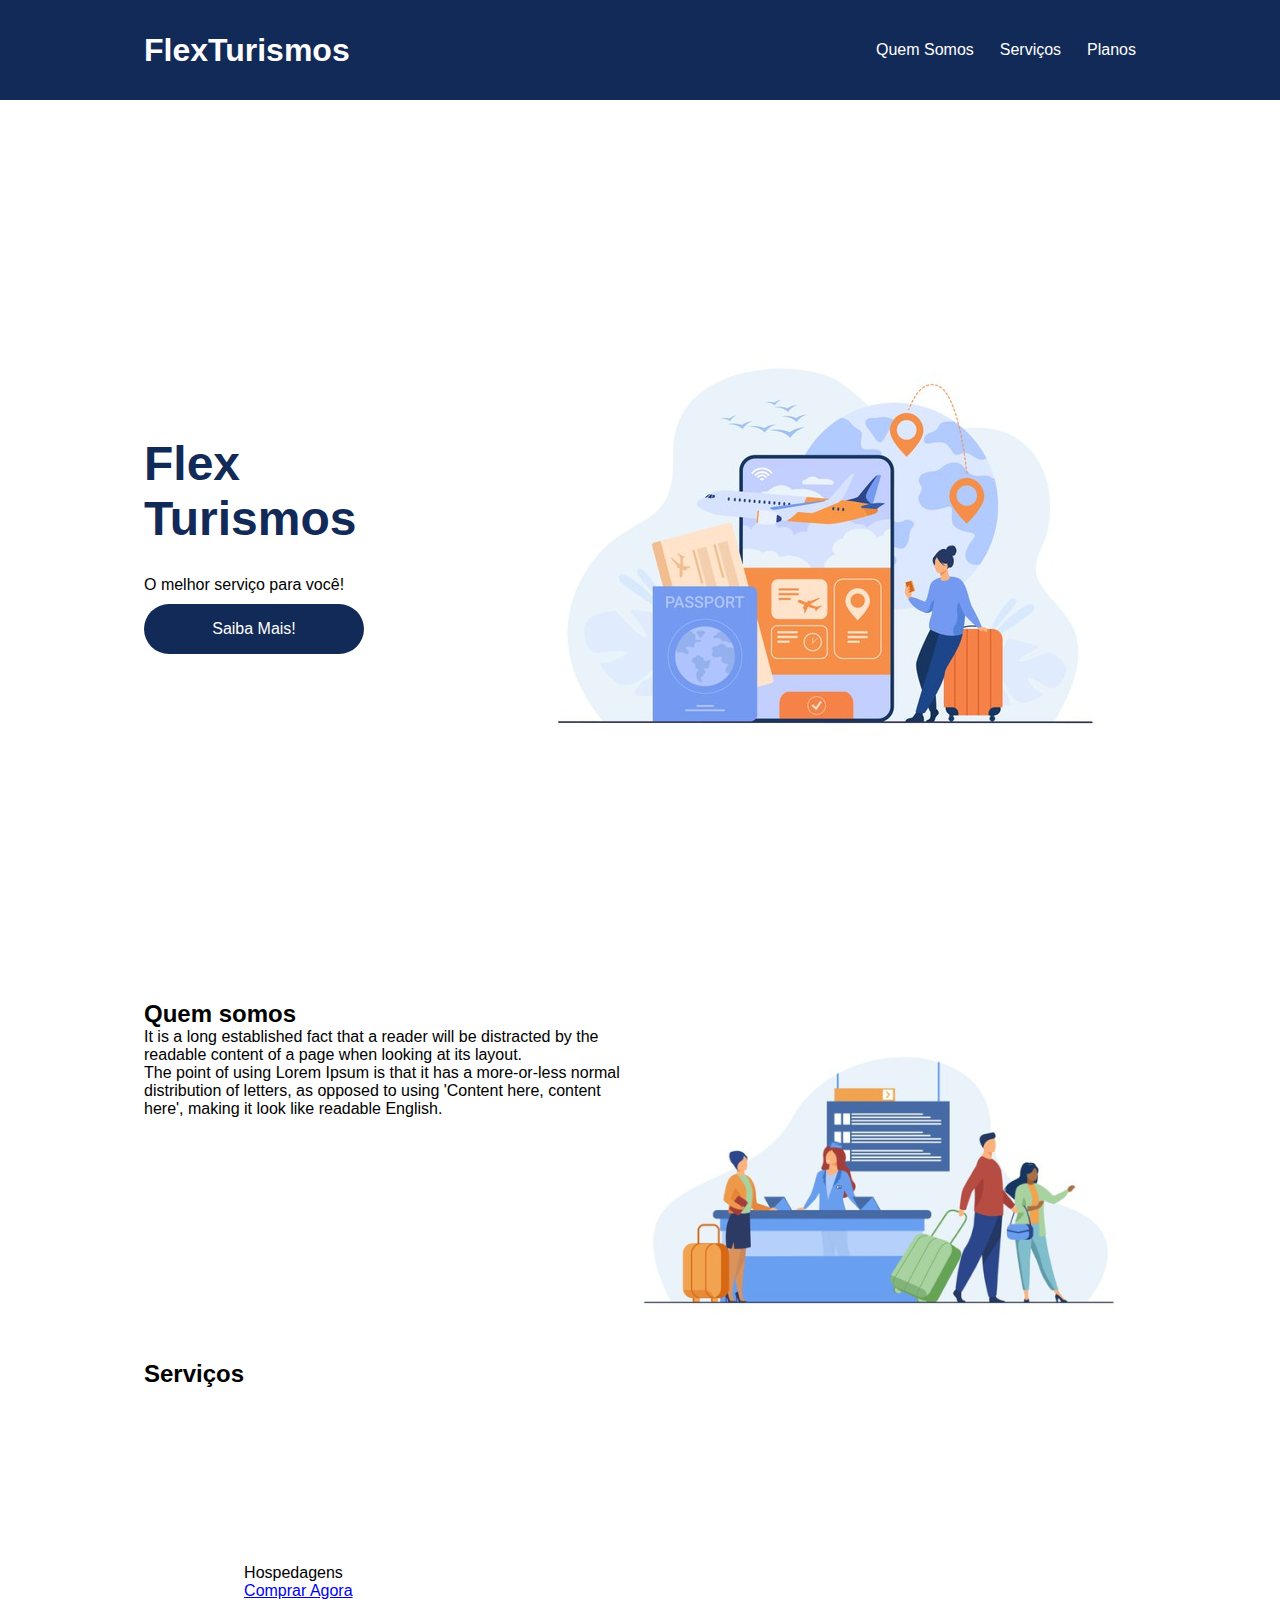
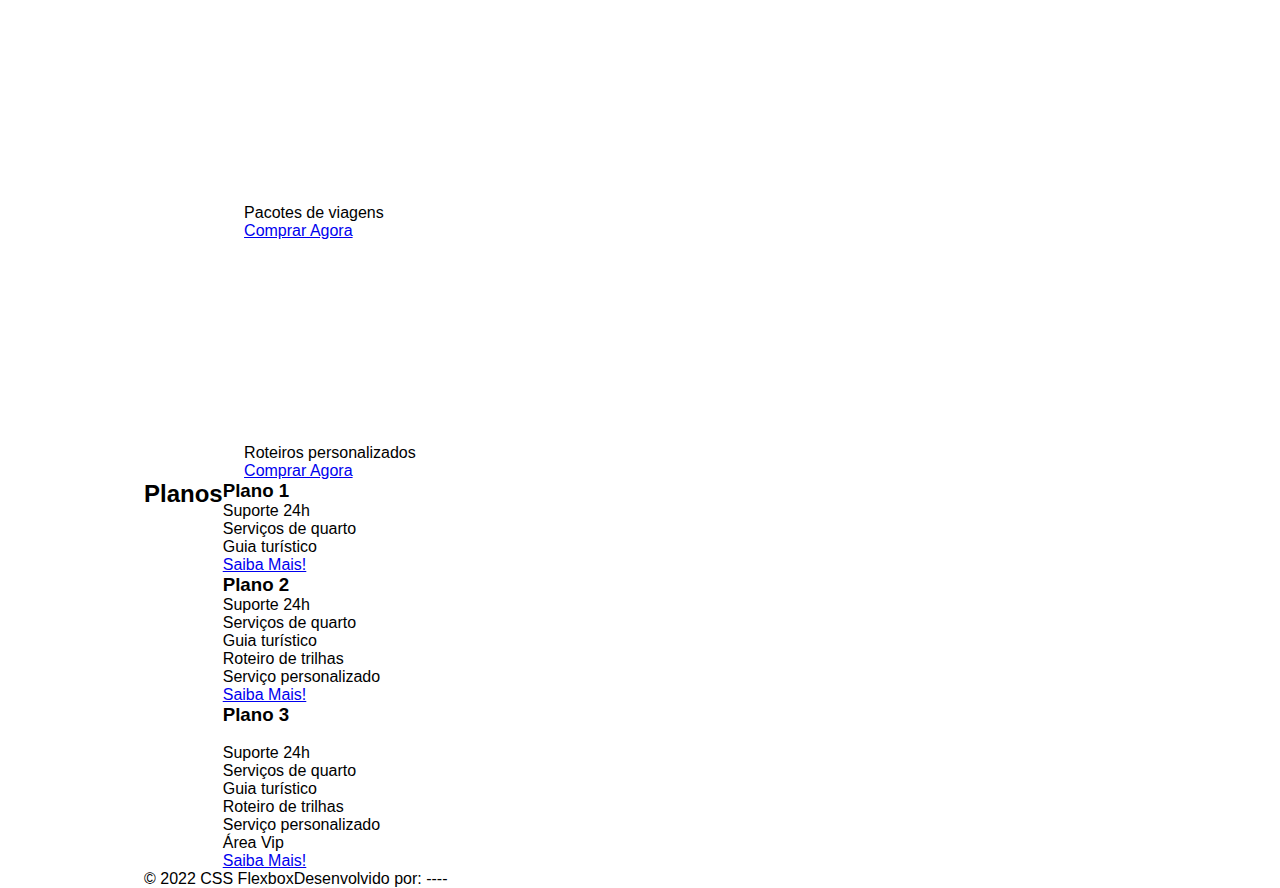
<file: flexbox-project/index.html>
<!DOCTYPE html>
<html lang="pt-BR">

<head>
  <meta charset="UTF-8">
  <meta http-equiv="X-UA-Compatible" content="IE=edge">
  <meta name="viewport" content="width=device-width, initial-scale=1.0">
  <title>Flex Turismos</title>
  <link rel="stylesheet" href="./css/style.css">
</head>

<body>
  <header>
    <div class="flex-container menu">
      <div>
        <h1>FlexTurismos</h1>
      </div>
      <ul class="list-itens">
        <li><a href="#quem-somos">Quem Somos</a></li>
        <li><a href="#servicos">Serviços</a></li>
        <li><a href="#planos">Planos</a></li>
      </ul>
    </div>
  </header>

  <div class="flex-container apresentacao">
    <div class="texto-apresentacao">
      <h1>Flex <br>Turismos</h1>
      <p>O melhor serviço para você!</p>
      <a href="" class="btn">Saiba Mais!</a>
    </div>

    <div>
      <div><img src="./images/0-main.png" alt="banner de apresentação"></div>
    </div>
  </div>

  <div class="flex-container" id="quem-somos">
    <div>
      <h2>Quem somos</h2>
      <p>It is a long established fact that a reader will be distracted by the readable content of a page when looking
        at
        its layout. </p>
      <p>The point of using Lorem Ipsum is that it has a more-or-less normal distribution of letters, as opposed to
        using
        'Content here, content here', making it look like readable English.</p>
    </div>

    <div>
      <img src="./images/1-quem-somos.png" alt="balcão de atendimento">
    </div>
  </div>

  <div class="container-externo">
    <div class="flex-container" id="servicos">
      <div>
        <h2>Serviços</h2>
      </div>

      <div class="lista-servicos">
        <div class="item-servico">
          <div><img src="./images/icon-2.png" alt="hospedagens"></div>
          <p>Hospedagens</p>
          <a href="#">Comprar Agora</a>
        </div>

        <div class="item-servico">
          <div><img src="./images/icon-1.png" alt="pacote de viagens"></div>
          <p>Pacotes de viagens</p>
          <a href="#">Comprar Agora</a>
        </div>

        <div class="item-servico">
          <div><img src="./images/icon-3.png" alt="roteiros personalizados"></div>
          <p>Roteiros personalizados</p>
          <a href="#">Comprar Agora</a>
        </div>

      </div>
    </div>
  </div>

  <div class="flex-container" id="planos">

    <div>
      <h2>Planos</h2>
    </div>

    <br />

    <div class="lista-planos">
      <div class="item-plano">
        <h3>Plano 1</h3>
        <ul>
          <li>Suporte 24h</li>
          <li>Serviços de quarto</li>
          <li>Guia turístico</li>
        </ul>
        <a href="#" class="btn">Saiba Mais!</a>
      </div>

      <div class="item-plano">
        <h3>Plano 2</h3>
        <ul>
          <li>Suporte 24h</li>
          <li>Serviços de quarto</li>
          <li>Guia turístico</li>
          <li>Roteiro de trilhas</li>
          <li>Serviço personalizado</li>
        </ul>
        <a href="#" class="btn">Saiba Mais!</a>
      </div>

      <div class="item-plano">
        <h3>Plano 3</h3>
        <br />
        <ul>
          <li>Suporte 24h</li>
          <li>Serviços de quarto</li>
          <li>Guia turístico</li>
          <li>Roteiro de trilhas</li>
          <li>Serviço personalizado</li>
          <li>Área Vip</li>
        </ul>
        <a href="#" class="btn">Saiba Mais!</a>
      </div>
    </div>
  </div>

  <footer>
    <div class="flex-container footer">
      <p>&copy; 2022 CSS Flexbox</p>
      <p>Desenvolvido por: ----</p>
    </div>
  </footer>

</body>

</html>
</file>
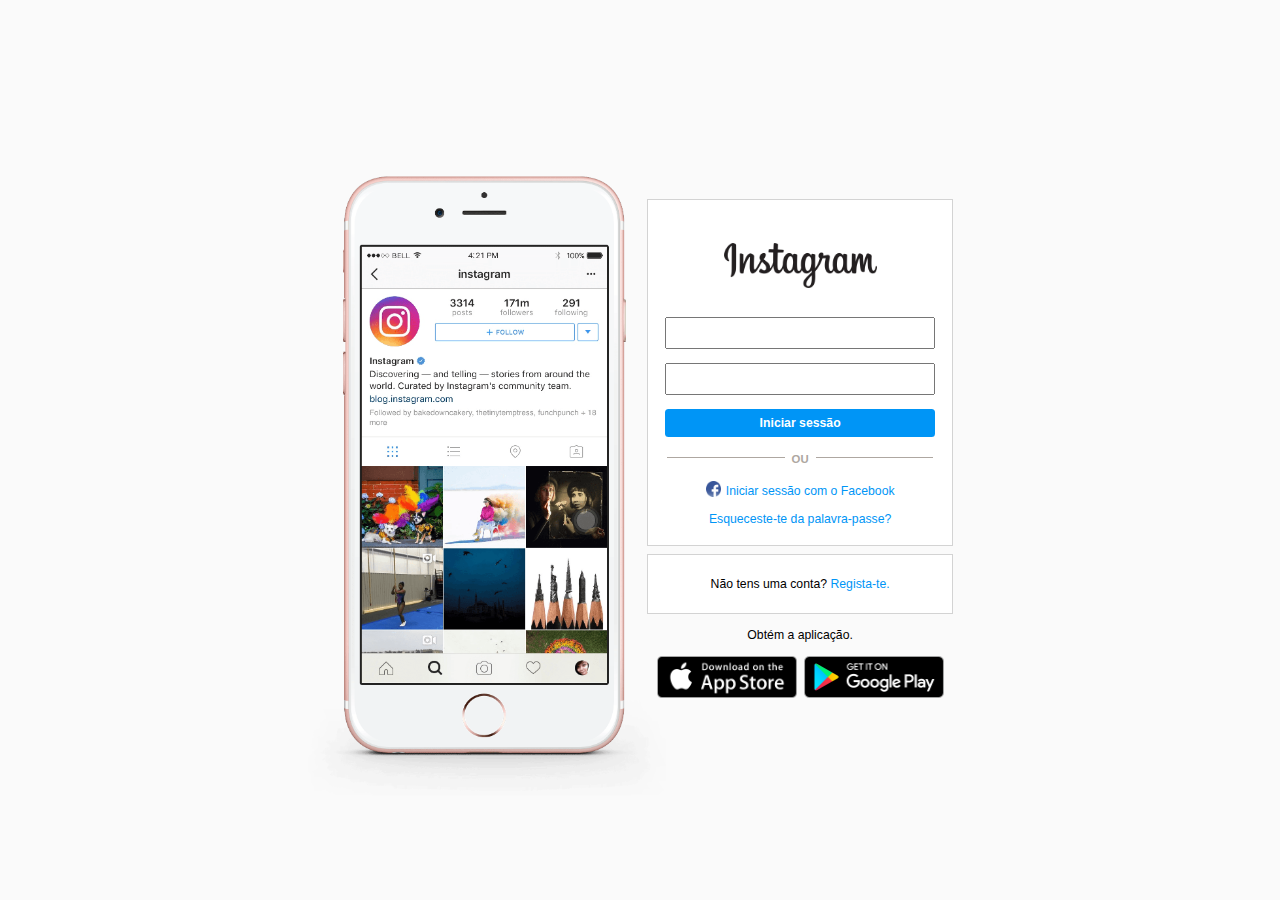
<file: instagram-login-clone/index.html>
<!DOCTYPE html>
<html lang="en">

<head>
  <meta charset="UTF-8">
  <meta http-equiv="X-UA-Compatible" content="IE=edge">
  <meta name="viewport" content="width=device-width, initial-scale=1.0">
  <title>Clone Login-Page instagram</title>
  <link rel="stylesheet" href="./css/style.css">
</head>

<body>
  <div class="instagram-wrapper">
    <div class="instagram-phone">
      <img src="./img/instagram-celular.png" alt="smartphone">
    </div>

    <div class="instagram-entrar">
      <div class="group">
        <img src="./img/instagram-logo.png" class="instagram-logo" alt="instagram">
        <div class="login-inputs">
          <input type="text" class="login-input">
          <input type="text" class="login-input">
          <a href="#" class="instagram-login btn login-input">Iniciar sessão</a>
          <div class="ou">
            <p>OU</p>
          </div>
          <div class="facebook-login">
            <div class="facebook-login-item">
              <img src="./img/facebook-login-logo.png" alt="facebook logo login" id="facebook-login-logo">
            </div>
            <div class="facebook-login-item">
              <a href="#" class="link-blue">Iniciar sessão com o Facebook</a>
            </div>
          </div>
        </div>
        <a href="#" class="link-blue">Esqueceste-te da palavra-passe?</a>
      </div>

      <div class="group">
        <p class="not-account">Não tens uma conta? <a href="#" class="link-blue">Regista-te.</a></p>
      </div>
      <div class="get-the-app">
        <p>Obtém a aplicação.</p>
        <div class="download">
          <a href="#" class="app-download"><img src="./img/apple-button.png" alt=""></a>
          <a href="#" class="app-download"><img src="./img/googleplay-button.png" alt=""></a>
        </div>
      </div>
    </div>
  </div>

  <footer></footer>
</body>

</html>
</file>
<file: flexbox-project/css/style.css>
* {
  margin: 0;
  padding: 0;
  font-family: "Opens Sans", sans-serif;
}

ul {
  list-style: none;
  margin: 0;
  padding: 0;
}

ul li a {
  text-decoration: none;
}

.flex-container {
  display: flex;
  max-width: 62em;
  margin: auto;
  width: 100%;
}

header {
  background-color: #122a57;
  height: 6.25em;
  display: flex;
  align-items: center;
  color: #fff;
}

header .list-itens {
  display: flex;
  max-width: 16.25em;
  width: 100%;
  justify-content: space-between;
  align-items: center;
}

.list-itens li a {
  color: #fff;
}

header .menu {
  justify-content: space-between;
}

.apresentacao {
  height: 100vh;
  align-items: center;
  justify-content: space-between;
}

.apresentacao .texto-apresentacao {
  min-height: 12.5em;
}

.texto-apresentacao h1 {
  color: #122a57;
  font-size: 3em;
  margin-bottom: 0.625em;
}

.texto-apresentacao a {
  background-color: #122a57;
  color: #fff;
  text-align: center;
  border-radius: 1.875em;
  width: 13.75em;
  display: block;
  text-decoration: none;
  height: 3.125em;
  line-height: 3.09em;
  margin: 0.625em auto 0.625em auto;
}
</file>
<file: instagram-login-clone/css/style.css>
:root {
  --background: #fafafa;
  --link-color: #0095f6;
  --cinza: #aea7a1;
}

* {
  padding: 0;
  margin: 0;
  box-sizing: border-box;
  text-decoration: none;
  font-family: sans-serif;
  font-size: 0.875rem;
}

body {
  width: 100%;
  min-height: 100vh;
  background-color: var(--background);
  margin: 0;
  padding: 0;
  display: flex;
  justify-content: center;
}

.instagram-wrapper {
  display: flex;
  align-items: center;
  justify-content: center;
  height: 100vh;
}

.instagram-phone {
  display: flex;
  align-items: center;
  justify-content: center;
  width: 22.875rem;
}

.instagram-phone img {
  height: 50rem;
}

.instagram-entrar {
  display: flex;
  align-items: center;
  justify-content: space-around;
  flex-direction: column;
  width: 50%;
  min-height: 34rem;
}

.group {
  display: flex;
  justify-content: space-between;
  align-items: center;
  flex-direction: column;
  background-color: #fff;
  width: 100%;
  width: 21.875rem;
  padding: 1.3rem 0;
  border: 0.063rem solid lightgray;
}

.group:nth-child(1) {
  padding: 0.625rem 0;
  height: 24.75rem;
  justify-content: space-around;
}

.group:nth-child(2) {
  padding: 0.625rem;
  margin-top: 0.625rem;
}

.group:nth-child(2) p {
  text-align: center;
  margin: 0.938rem 0.938rem;
}

.instagram-logo {
  height: 3.188rem;
  width: 10.938rem;
  margin-top: 2.063rem;
  margin-bottom: 0.75rem;
}

.btn {
  padding: 0.313rem 0.563rem;
  font-weight: 600;
  text-align: center;
  text-overflow: ellipsis;
  text-transform: inherit;
  user-select: none;
  width: auto;
  display: block;
}

.instagram-login {
  background-color: var(--link-color);
  color: #fff;
  border-radius: 0.25rem;
  padding: 0.5rem;
}

.login-inputs {
  display: flex;
  flex-direction: column;
}

.login-input {
  margin: 0.5rem 2.5rem;
  min-width: 16.75rem;
  min-height: 1.875rem;
}

.login-inputs input {
  display: flex;
  padding-top: 0.875rem;
  padding-left: 0.5rem;
  padding-bottom: 0.125rem;
}

.login-inputs p {
  text-align: center;
  position: relative;
  justify-content: center;
  color: var(--cinza);
  flex-shrink: 0;
  font-size: 0.813rem;
  font-weight: 600;
  line-height: 0.938rem;
  margin: 0 1.188rem;
  padding: 0 7.85rem;
  text-transform: uppercase;
}

.login-inputs p:before,
.login-inputs p:after {
  content: "";
  position: absolute;
  top: 0.4em;
  width: 10.3em;
  height: 0.05em;
  background-color: var(--cinza);
  left: -1.25em;
}

.login-inputs p:after {
  left: initial;
  right: -1.25em;
}

.ou {
  margin: 0.625rem 2.5rem 1.125rem;
  display: flex;
  align-items: center;
  justify-content: center;
}

.link-blue {
  color: var(--link-color);
  margin-bottom: 0.313rem;
}

.facebook-login {
  display: flex;
  justify-content: center;
  align-items: center;
}

.facebook-login img {
  width: 1.125rem;
  height: 1.125rem;
  margin-right: 0.313rem;
}

.get-the-app {
  text-align: center;
}

.get-the-app p {
  margin: 1rem;
}

.download {
  display: flex;
  width: 100%;
  justify-content: center;
  align-items: center;
}

.app-download img {
  height: 3rem;
  width: 10rem;
  margin: 0 0.25rem;
}

/* mobile */

@media (max-width: 1024px) {
  .instagram-wrapper {
    width: 90%;
  }
}

@media (max-width: 1024px) {
  .instagram-wrapper {
    width: 90%;
  }

  .instagram-phone {
    display: none;
  }

  .instagram-entrar {
    width: 100%;
  }
}
</file>
